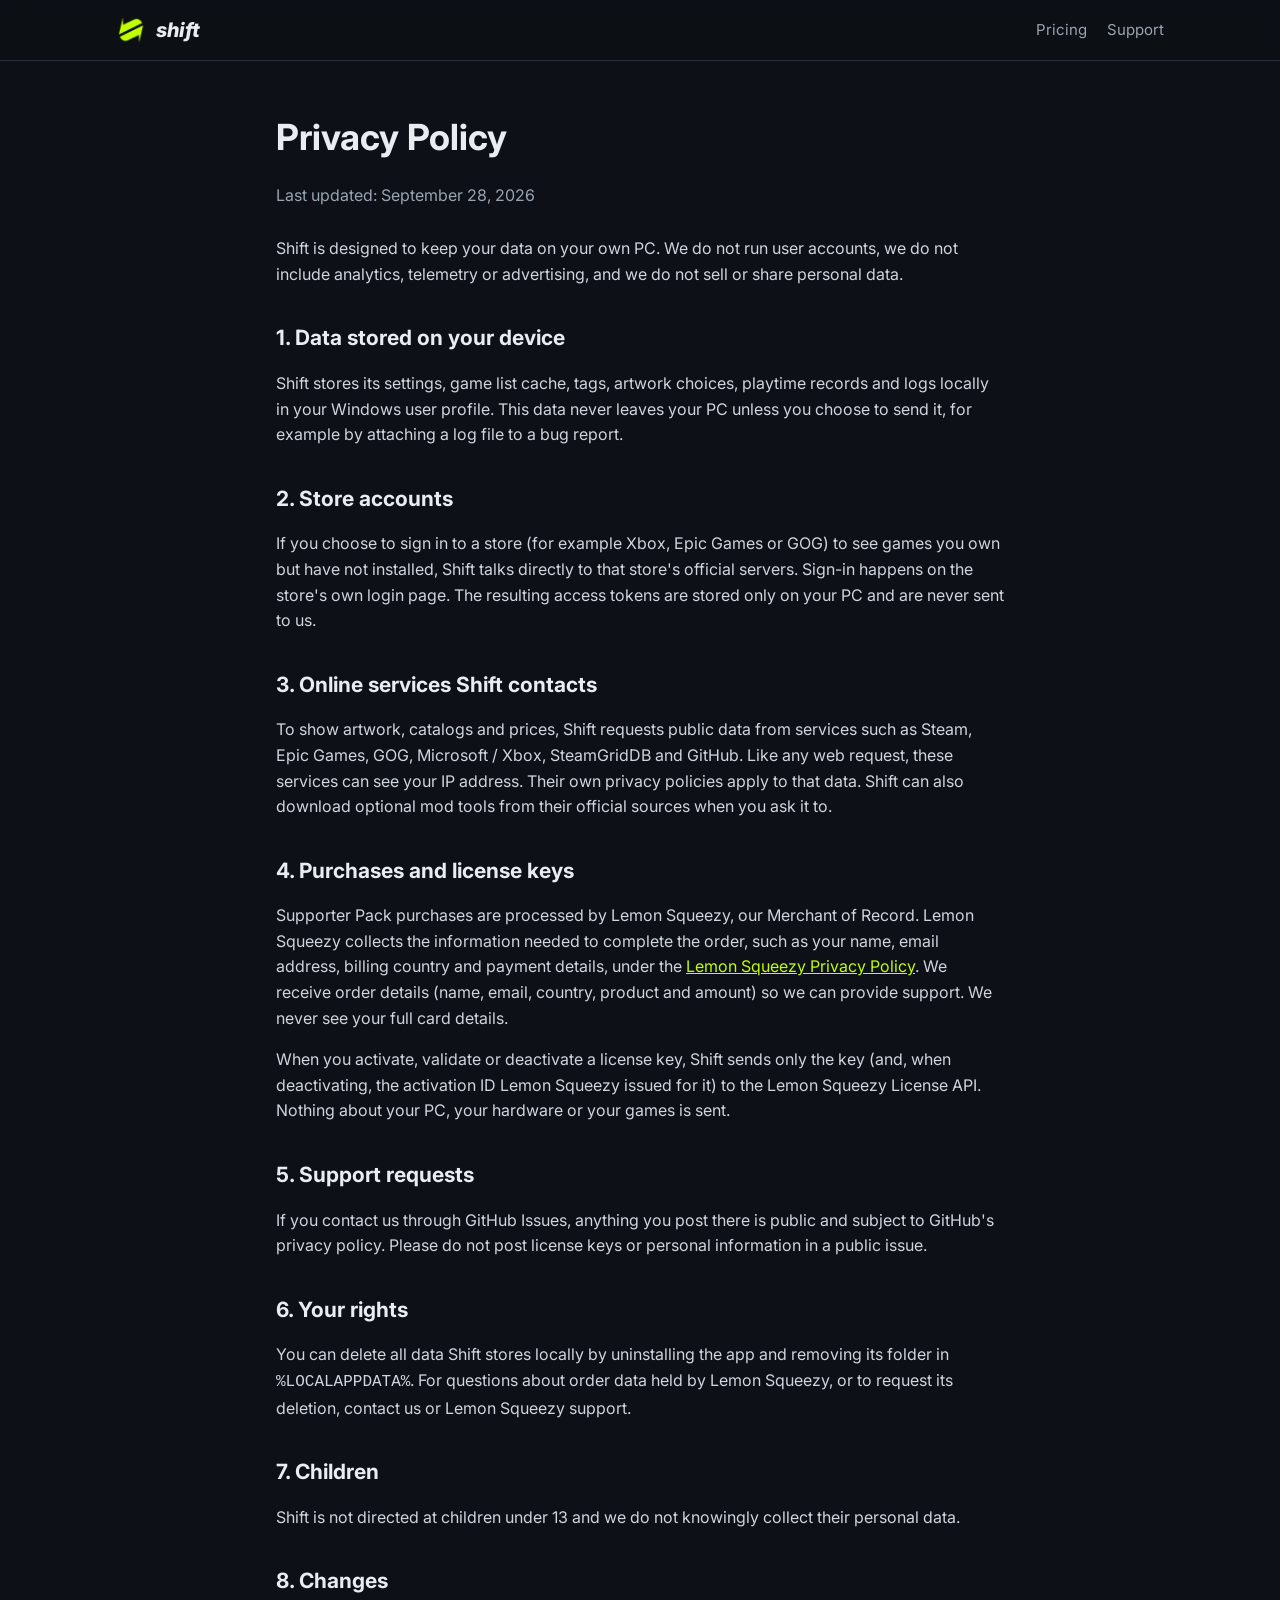
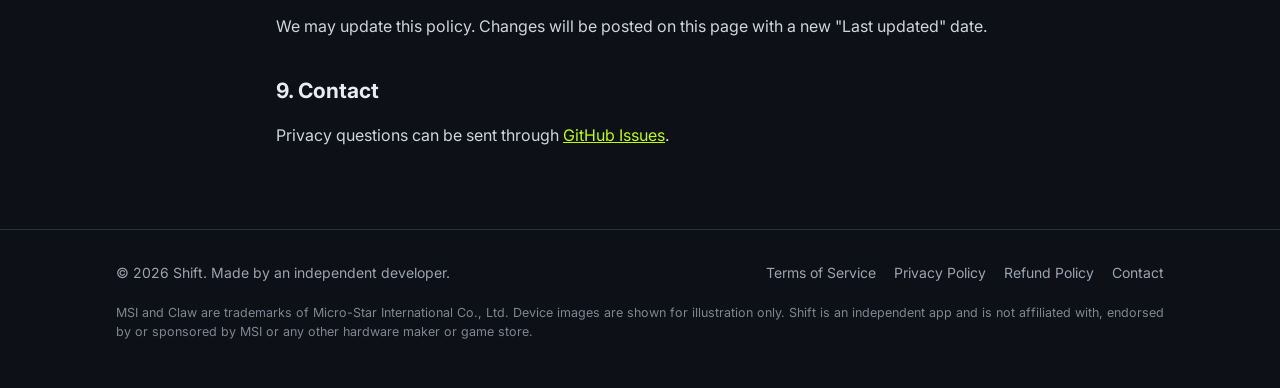
<file: docs/privacy.html>
<!doctype html>
<html lang="en">
<head>
  <meta charset="utf-8">
  <meta name="viewport" content="width=device-width, initial-scale=1">
  <!-- noindex while the store is still under review. Remove this line once sales go live. -->
  <meta name="robots" content="noindex, nofollow">
  <title>Privacy Policy - Shift</title>
  <link rel="icon" href="img/favicon.png">
  <link href="https://fonts.googleapis.com/css2?family=Inter:ital,wght@0,400;0,700;0,800;1,800&display=swap" rel="stylesheet">
  <link rel="stylesheet" href="style.css">
</head>
<body>
<header class="top"><div class="wrap">
  <a class="brand" href="./"><img src="img/favicon.png" alt="">shift</a>
  <nav class="nav"><a href="./#pricing">Pricing</a><a href="https://github.com/red-Geck0/ShiftLauncher-releases/issues">Support</a></nav>
</div></header>

<main class="legal"><div class="wrap">
  <h1>Privacy Policy</h1>
  <p class="updated">Last updated: September 28, 2026</p>

  <p>Shift is designed to keep your data on your own PC. We do not run user accounts, we do not include analytics, telemetry or advertising, and we do not sell or share personal data.</p>

  <h2>1. Data stored on your device</h2>
  <p>Shift stores its settings, game list cache, tags, artwork choices, playtime records and logs locally in your Windows user profile. This data never leaves your PC unless you choose to send it, for example by attaching a log file to a bug report.</p>

  <h2>2. Store accounts</h2>
  <p>If you choose to sign in to a store (for example Xbox, Epic Games or GOG) to see games you own but have not installed, Shift talks directly to that store's official servers. Sign-in happens on the store's own login page. The resulting access tokens are stored only on your PC and are never sent to us.</p>

  <h2>3. Online services Shift contacts</h2>
  <p>To show artwork, catalogs and prices, Shift requests public data from services such as Steam, Epic Games, GOG, Microsoft / Xbox, SteamGridDB and GitHub. Like any web request, these services can see your IP address. Their own privacy policies apply to that data. Shift can also download optional mod tools from their official sources when you ask it to.</p>

  <h2>4. Purchases and license keys</h2>
  <p>Supporter Pack purchases are processed by Lemon Squeezy, our Merchant of Record. Lemon Squeezy collects the information needed to complete the order, such as your name, email address, billing country and payment details, under the <a href="https://www.lemonsqueezy.com/privacy">Lemon Squeezy Privacy Policy</a>. We receive order details (name, email, country, product and amount) so we can provide support. We never see your full card details.</p>
  <p>When you activate, validate or deactivate a license key, Shift sends only the key (and, when deactivating, the activation ID Lemon Squeezy issued for it) to the Lemon Squeezy License API. Nothing about your PC, your hardware or your games is sent.</p>

  <h2>5. Support requests</h2>
  <p>If you contact us through GitHub Issues, anything you post there is public and subject to GitHub's privacy policy. Please do not post license keys or personal information in a public issue.</p>

  <h2>6. Your rights</h2>
  <p>You can delete all data Shift stores locally by uninstalling the app and removing its folder in <code>%LOCALAPPDATA%</code>. For questions about order data held by Lemon Squeezy, or to request its deletion, contact us or Lemon Squeezy support.</p>

  <h2>7. Children</h2>
  <p>Shift is not directed at children under 13 and we do not knowingly collect their personal data.</p>

  <h2>8. Changes</h2>
  <p>We may update this policy. Changes will be posted on this page with a new "Last updated" date.</p>

  <h2>9. Contact</h2>
  <p>Privacy questions can be sent through <a href="https://github.com/red-Geck0/ShiftLauncher-releases/issues">GitHub Issues</a>.</p>
</div></main>

<footer><div class="wrap">
  <span>&copy; 2026 Shift. Made by an independent developer.</span>
  <div class="links"><a href="terms.html">Terms of Service</a><a href="privacy.html">Privacy Policy</a><a href="refund.html">Refund Policy</a><a href="https://github.com/red-Geck0/ShiftLauncher-releases/issues">Contact</a></div>

  <p class="disclaimer">MSI and Claw are trademarks of Micro-Star International Co., Ltd. Device images are shown for illustration only. Shift is an independent app and is not affiliated with, endorsed by or sponsored by MSI or any other hardware maker or game store.</p>
</div></footer>
</body>
</html>
</file>
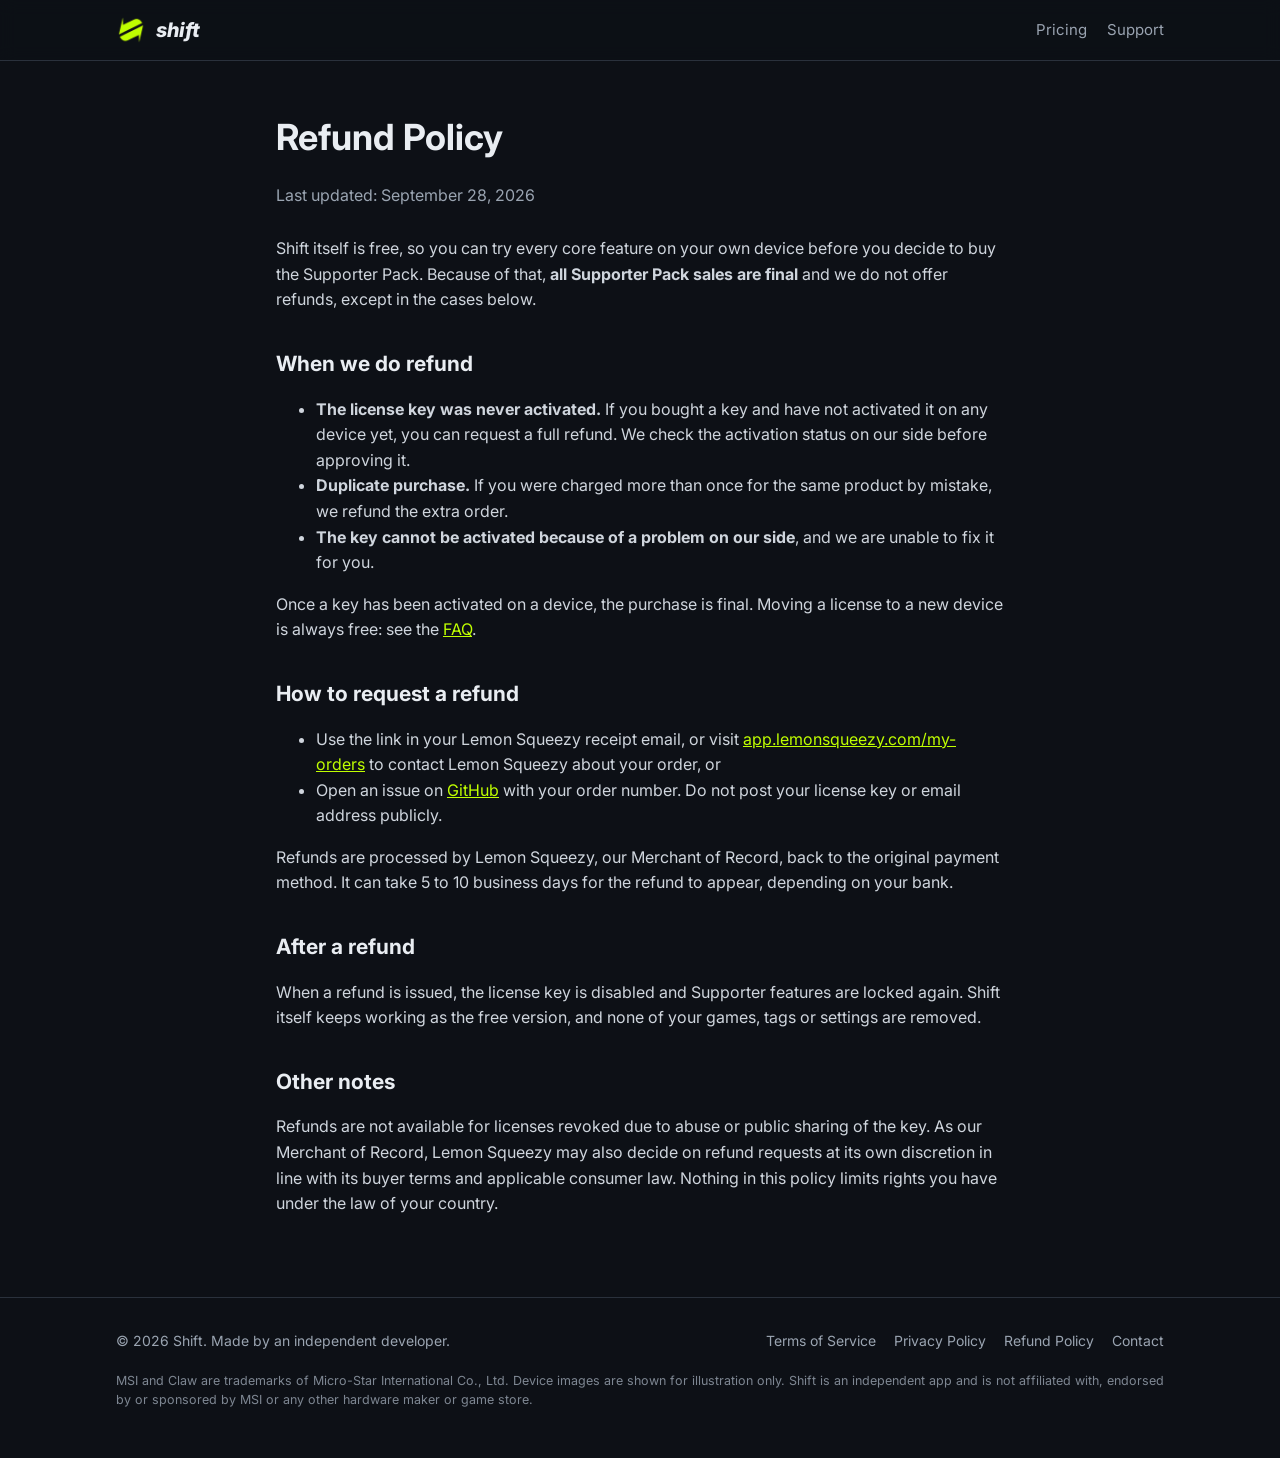
<file: docs/refund.html>
<!doctype html>
<html lang="en">
<head>
  <meta charset="utf-8">
  <meta name="viewport" content="width=device-width, initial-scale=1">
  <!-- noindex while the store is still under review. Remove this line once sales go live. -->
  <meta name="robots" content="noindex, nofollow">
  <title>Refund Policy - Shift</title>
  <link rel="icon" href="img/favicon.png">
  <link href="https://fonts.googleapis.com/css2?family=Inter:ital,wght@0,400;0,700;0,800;1,800&display=swap" rel="stylesheet">
  <link rel="stylesheet" href="style.css">
</head>
<body>
<header class="top"><div class="wrap">
  <a class="brand" href="./"><img src="img/favicon.png" alt="">shift</a>
  <nav class="nav"><a href="./#pricing">Pricing</a><a href="https://github.com/red-Geck0/ShiftLauncher-releases/issues">Support</a></nav>
</div></header>

<main class="legal"><div class="wrap">
  <h1>Refund Policy</h1>
  <p class="updated">Last updated: September 28, 2026</p>

  <p>Shift itself is free, so you can try every core feature on your own device before you decide to buy the Supporter Pack. Because of that, <strong>all Supporter Pack sales are final</strong> and we do not offer refunds, except in the cases below.</p>

  <h2>When we do refund</h2>
  <ul>
    <li><strong>The license key was never activated.</strong> If you bought a key and have not activated it on any device yet, you can request a full refund. We check the activation status on our side before approving it.</li>
    <li><strong>Duplicate purchase.</strong> If you were charged more than once for the same product by mistake, we refund the extra order.</li>
    <li><strong>The key cannot be activated because of a problem on our side</strong>, and we are unable to fix it for you.</li>
  </ul>
  <p>Once a key has been activated on a device, the purchase is final. Moving a license to a new device is always free: see the <a href="./#faq">FAQ</a>.</p>

  <h2>How to request a refund</h2>
  <ul>
    <li>Use the link in your Lemon Squeezy receipt email, or visit <a href="https://app.lemonsqueezy.com/my-orders">app.lemonsqueezy.com/my-orders</a> to contact Lemon Squeezy about your order, or</li>
    <li>Open an issue on <a href="https://github.com/red-Geck0/ShiftLauncher-releases/issues">GitHub</a> with your order number. Do not post your license key or email address publicly.</li>
  </ul>
  <p>Refunds are processed by Lemon Squeezy, our Merchant of Record, back to the original payment method. It can take 5 to 10 business days for the refund to appear, depending on your bank.</p>

  <h2>After a refund</h2>
  <p>When a refund is issued, the license key is disabled and Supporter features are locked again. Shift itself keeps working as the free version, and none of your games, tags or settings are removed.</p>

  <h2>Other notes</h2>
  <p>Refunds are not available for licenses revoked due to abuse or public sharing of the key. As our Merchant of Record, Lemon Squeezy may also decide on refund requests at its own discretion in line with its buyer terms and applicable consumer law. Nothing in this policy limits rights you have under the law of your country.</p>
</div></main>

<footer><div class="wrap">
  <span>&copy; 2026 Shift. Made by an independent developer.</span>
  <div class="links"><a href="terms.html">Terms of Service</a><a href="privacy.html">Privacy Policy</a><a href="refund.html">Refund Policy</a><a href="https://github.com/red-Geck0/ShiftLauncher-releases/issues">Contact</a></div>

  <p class="disclaimer">MSI and Claw are trademarks of Micro-Star International Co., Ltd. Device images are shown for illustration only. Shift is an independent app and is not affiliated with, endorsed by or sponsored by MSI or any other hardware maker or game store.</p>
</div></footer>
</body>
</html>
</file>
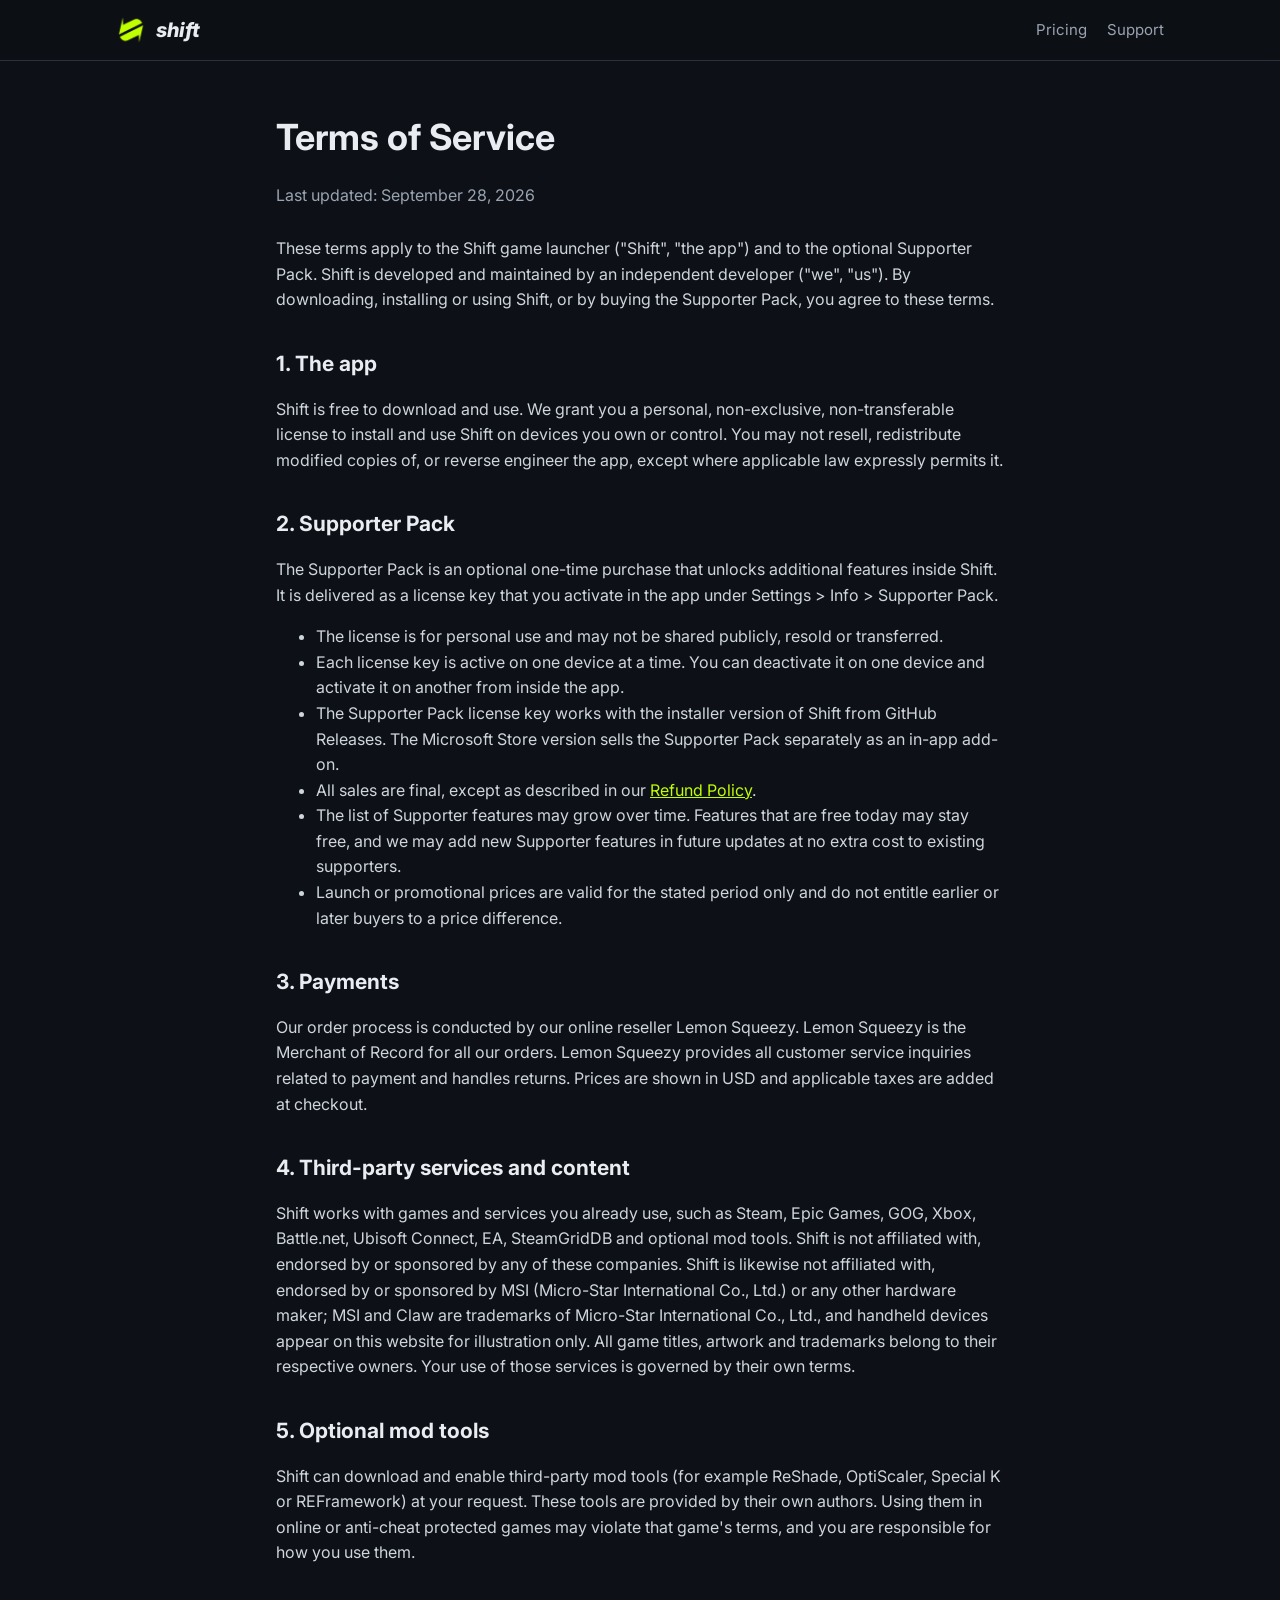
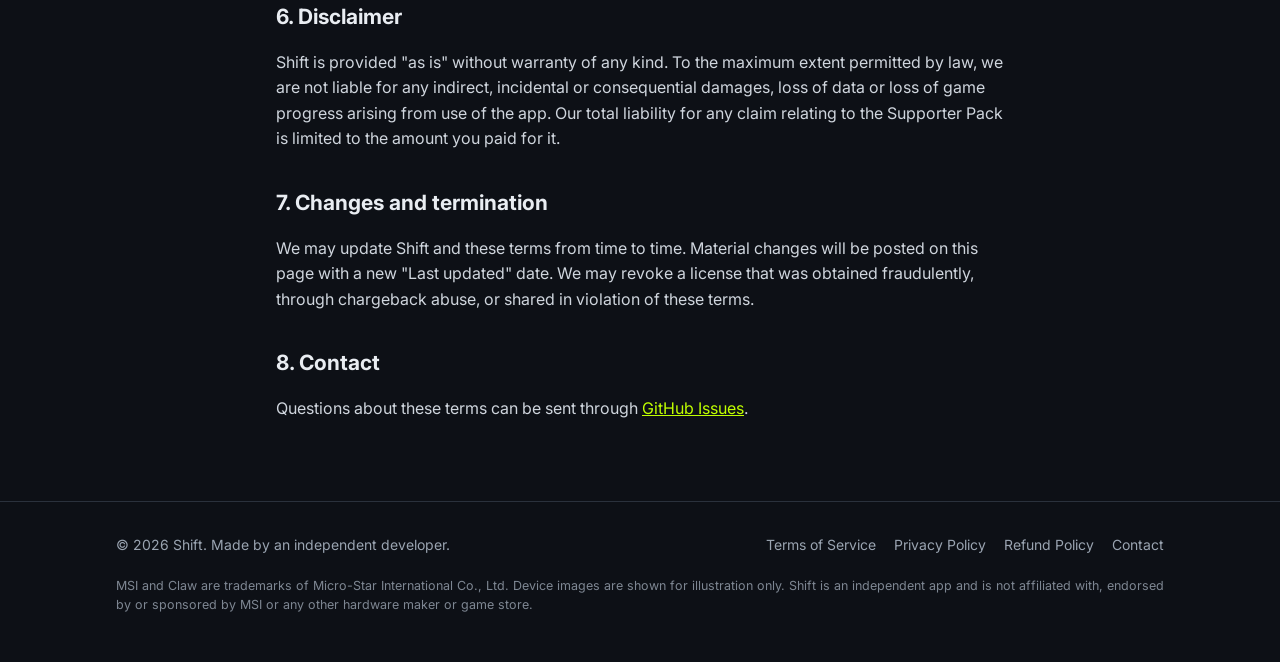
<file: docs/terms.html>
<!doctype html>
<html lang="en">
<head>
  <meta charset="utf-8">
  <meta name="viewport" content="width=device-width, initial-scale=1">
  <!-- noindex while the store is still under review. Remove this line once sales go live. -->
  <meta name="robots" content="noindex, nofollow">
  <title>Terms of Service - Shift</title>
  <link rel="icon" href="img/favicon.png">
  <link href="https://fonts.googleapis.com/css2?family=Inter:ital,wght@0,400;0,700;0,800;1,800&display=swap" rel="stylesheet">
  <link rel="stylesheet" href="style.css">
</head>
<body>
<header class="top"><div class="wrap">
  <a class="brand" href="./"><img src="img/favicon.png" alt="">shift</a>
  <nav class="nav"><a href="./#pricing">Pricing</a><a href="https://github.com/red-Geck0/ShiftLauncher-releases/issues">Support</a></nav>
</div></header>

<main class="legal"><div class="wrap">
  <h1>Terms of Service</h1>
  <p class="updated">Last updated: September 28, 2026</p>

  <p>These terms apply to the Shift game launcher ("Shift", "the app") and to the optional Supporter Pack. Shift is developed and maintained by an independent developer ("we", "us"). By downloading, installing or using Shift, or by buying the Supporter Pack, you agree to these terms.</p>

  <h2>1. The app</h2>
  <p>Shift is free to download and use. We grant you a personal, non-exclusive, non-transferable license to install and use Shift on devices you own or control. You may not resell, redistribute modified copies of, or reverse engineer the app, except where applicable law expressly permits it.</p>

  <h2>2. Supporter Pack</h2>
  <p>The Supporter Pack is an optional one-time purchase that unlocks additional features inside Shift. It is delivered as a license key that you activate in the app under Settings &gt; Info &gt; Supporter Pack.</p>
  <ul>
    <li>The license is for personal use and may not be shared publicly, resold or transferred.</li>
    <li>Each license key is active on one device at a time. You can deactivate it on one device and activate it on another from inside the app.</li>
    <li>The Supporter Pack license key works with the installer version of Shift from GitHub Releases. The Microsoft Store version sells the Supporter Pack separately as an in-app add-on.</li>
    <li>All sales are final, except as described in our <a href="refund.html">Refund Policy</a>.</li>
    <li>The list of Supporter features may grow over time. Features that are free today may stay free, and we may add new Supporter features in future updates at no extra cost to existing supporters.</li>
    <li>Launch or promotional prices are valid for the stated period only and do not entitle earlier or later buyers to a price difference.</li>
  </ul>

  <h2>3. Payments</h2>
  <p>Our order process is conducted by our online reseller Lemon Squeezy. Lemon Squeezy is the Merchant of Record for all our orders. Lemon Squeezy provides all customer service inquiries related to payment and handles returns. Prices are shown in USD and applicable taxes are added at checkout.</p>

  <h2>4. Third-party services and content</h2>
  <p>Shift works with games and services you already use, such as Steam, Epic Games, GOG, Xbox, Battle.net, Ubisoft Connect, EA, SteamGridDB and optional mod tools. Shift is not affiliated with, endorsed by or sponsored by any of these companies. Shift is likewise not affiliated with, endorsed by or sponsored by MSI (Micro-Star International Co., Ltd.) or any other hardware maker; MSI and Claw are trademarks of Micro-Star International Co., Ltd., and handheld devices appear on this website for illustration only. All game titles, artwork and trademarks belong to their respective owners. Your use of those services is governed by their own terms.</p>

  <h2>5. Optional mod tools</h2>
  <p>Shift can download and enable third-party mod tools (for example ReShade, OptiScaler, Special K or REFramework) at your request. These tools are provided by their own authors. Using them in online or anti-cheat protected games may violate that game's terms, and you are responsible for how you use them.</p>

  <h2>6. Disclaimer</h2>
  <p>Shift is provided "as is" without warranty of any kind. To the maximum extent permitted by law, we are not liable for any indirect, incidental or consequential damages, loss of data or loss of game progress arising from use of the app. Our total liability for any claim relating to the Supporter Pack is limited to the amount you paid for it.</p>

  <h2>7. Changes and termination</h2>
  <p>We may update Shift and these terms from time to time. Material changes will be posted on this page with a new "Last updated" date. We may revoke a license that was obtained fraudulently, through chargeback abuse, or shared in violation of these terms.</p>

  <h2>8. Contact</h2>
  <p>Questions about these terms can be sent through <a href="https://github.com/red-Geck0/ShiftLauncher-releases/issues">GitHub Issues</a>.</p>
</div></main>

<footer><div class="wrap">
  <span>&copy; 2026 Shift. Made by an independent developer.</span>
  <div class="links"><a href="terms.html">Terms of Service</a><a href="privacy.html">Privacy Policy</a><a href="refund.html">Refund Policy</a><a href="https://github.com/red-Geck0/ShiftLauncher-releases/issues">Contact</a></div>

  <p class="disclaimer">MSI and Claw are trademarks of Micro-Star International Co., Ltd. Device images are shown for illustration only. Shift is an independent app and is not affiliated with, endorsed by or sponsored by MSI or any other hardware maker or game store.</p>
</div></footer>
</body>
</html>
</file>
<file: docs/style.css>
:root {
  --bg: #0d1016;
  --bg-2: #151a22;
  --card: #1a2029;
  --line: #2a313c;
  --text: #e9edf2;
  --muted: #9aa4b1;
  --accent: #c0ff00;
  --accent-ink: #11160a;
  --radius: 14px;
}

* { box-sizing: border-box; }

html { scroll-behavior: smooth; }

body {
  margin: 0;
  background: var(--bg);
  color: var(--text);
  font-family: "Inter", system-ui, -apple-system, "Segoe UI", sans-serif;
  font-size: 16px;
  line-height: 1.6;
}

a { color: var(--accent); }

img { max-width: 100%; height: auto; display: block; }

.wrap { max-width: 1080px; margin: 0 auto; padding: 0 16px; }

/* Header */
.top {
  position: sticky; top: 0; z-index: 10;
  background: rgba(13, 16, 22, 0.88);
  backdrop-filter: blur(8px);
  border-bottom: 1px solid var(--line);
}
.top .wrap { display: flex; align-items: center; gap: 24px; height: 60px; }
.brand { display: flex; align-items: center; gap: 10px; color: var(--text); text-decoration: none; font-weight: 800; font-size: 20px; font-style: italic; }
.brand img { width: 30px; height: 30px; border-radius: 7px; }
.nav { margin-left: auto; display: flex; gap: 20px; }
.nav a { color: var(--muted); text-decoration: none; font-size: 15px; }
.nav a:hover { color: var(--text); }

/* Buttons */
.btn {
  display: inline-block; padding: 12px 22px; border-radius: 999px;
  font-weight: 700; text-decoration: none; font-size: 16px;
  border: 1px solid var(--line); color: var(--text); background: var(--card);
}
.btn:hover { border-color: var(--muted); }
.btn-primary { background: var(--accent); color: var(--accent-ink); border-color: var(--accent); }
.btn-primary:hover { filter: brightness(1.08); border-color: var(--accent); }

/* Hero */
.hero { padding: 64px 0 56px; }
.hero .wrap { display: flex; flex-direction: column; align-items: center; gap: 44px; }
.hero-copy { text-align: center; max-width: 760px; }
.hero h1 { font-size: clamp(34px, 5vw, 56px); line-height: 1.1; margin: 0 0 18px; letter-spacing: -0.02em; }
.hero h1 em { color: var(--accent); font-style: italic; }
.hero p.lead { font-size: 19px; color: var(--muted); margin: 0 0 28px; }
.hero .cta { display: flex; flex-wrap: wrap; gap: 12px; justify-content: center; }
.store-badge { display: flex; flex-wrap: wrap; align-items: center; justify-content: center; gap: 10px 16px; margin-top: 22px; }
.store-badge img { height: 52px; width: auto; }
/* The device photo is a transparent PNG cut-out; a soft lime glow behind it
   ties it to the brand color without drawing a frame. */
.hero .art { position: relative; isolation: isolate; width: 100%; max-width: 980px; }
.hero .art::before {
  content: ""; position: absolute; inset: 10% 15%; z-index: -1;
  background: radial-gradient(closest-side, rgba(192, 255, 0, 0.16), transparent);
  filter: blur(30px);
}
.hero .art img { width: 100%; height: auto; }
.small { font-size: 14px; color: var(--muted); }

/* Sections */
section { padding: 56px 0; border-top: 1px solid var(--line); }
section h2 { font-size: clamp(26px, 3.4vw, 34px); margin: 0 0 10px; letter-spacing: -0.01em; }
section .sub { color: var(--muted); margin: 0 0 32px; max-width: 680px; }

.grid { display: grid; gap: 18px; grid-template-columns: repeat(3, 1fr); }
.card { background: var(--card); border: 1px solid var(--line); border-radius: var(--radius); padding: 22px; }
.card h3 { margin: 0 0 6px; font-size: 18px; }
.card p { margin: 0; color: var(--muted); font-size: 15px; }

/* Screenshot gallery */
.g-stage { position: relative; border-radius: var(--radius); overflow: hidden; border: 1px solid var(--line); background: #000; aspect-ratio: 16 / 10; }
.g-stage img { width: 100%; height: 100%; object-fit: cover; }
.g-nav {
  position: absolute; top: 50%; transform: translateY(-50%);
  width: 44px; height: 44px; border-radius: 50%; border: 1px solid rgba(255, 255, 255, 0.2);
  background: rgba(13, 16, 22, 0.7); color: var(--text); font-size: 28px; line-height: 1;
  cursor: pointer; display: grid; place-items: center; padding: 0 0 4px;
}
.g-nav:hover { border-color: var(--accent); color: var(--accent); }
.g-prev { left: 12px; }
.g-next { right: 12px; }
.g-caption { color: var(--muted); font-size: 15px; margin: 12px 0 14px; min-height: 1.6em; }
.g-thumbs { display: grid; grid-template-columns: repeat(8, 1fr); gap: 10px; }
.g-thumbs button { padding: 0; border: 2px solid transparent; border-radius: 8px; overflow: hidden; background: none; cursor: pointer; opacity: 0.55; aspect-ratio: 16 / 10; }
.g-thumbs button img { width: 100%; height: 100%; object-fit: cover; }
.g-thumbs button:hover { opacity: 0.85; }
.g-thumbs button.active { border-color: var(--accent); opacity: 1; }

/* Pricing */
.plans { display: grid; gap: 18px; grid-template-columns: 1fr 1fr; align-items: stretch; }
.plan { background: var(--card); border: 1px solid var(--line); border-radius: 18px; padding: 28px; display: flex; flex-direction: column; }
.plan.featured { border-color: var(--accent); box-shadow: 0 0 0 1px var(--accent) inset; }
.plan .name { font-weight: 800; font-size: 20px; display: flex; align-items: center; gap: 10px; }
.plan .tag { font-size: 12px; font-weight: 700; background: var(--accent); color: var(--accent-ink); padding: 2px 10px; border-radius: 999px; }
.price { margin: 14px 0 4px; display: flex; align-items: baseline; gap: 12px; flex-wrap: wrap; }
.price .now { font-size: 44px; font-weight: 800; letter-spacing: -0.02em; }
.price .was { font-size: 22px; color: var(--muted); text-decoration: line-through; }
.plan ul { padding: 0; margin: 18px 0 24px; list-style: none; }
.plan li { padding: 7px 0 7px 28px; position: relative; color: var(--text); font-size: 15px; }
.plan li::before { content: ""; position: absolute; left: 4px; top: 13px; width: 12px; height: 7px; border-left: 2px solid var(--accent); border-bottom: 2px solid var(--accent); transform: rotate(-45deg); }
.plan .btn { margin-top: auto; text-align: center; }

.faq details { background: var(--card); border: 1px solid var(--line); border-radius: var(--radius); padding: 16px 20px; margin-bottom: 12px; }
.faq summary { cursor: pointer; font-weight: 700; }
.faq details p { color: var(--muted); margin: 10px 0 0; }

/* Legal pages */
.legal { padding: 48px 0 64px; }
.legal .wrap { max-width: 760px; }
.legal h1 { font-size: 36px; margin: 0 0 6px; }
.legal h2 { font-size: 21px; margin: 34px 0 8px; }
.legal p, .legal li { color: #cfd5dd; }
.legal .updated { color: var(--muted); margin-bottom: 28px; }

/* Footer */
footer { border-top: 1px solid var(--line); padding: 32px 0 48px; color: var(--muted); font-size: 14px; }
footer .wrap { display: flex; flex-wrap: wrap; gap: 16px 28px; align-items: center; }
footer a { color: var(--muted); text-decoration: none; }
footer a:hover { color: var(--text); }
footer .links { display: flex; flex-wrap: wrap; gap: 18px; margin-left: auto; }

@media (max-width: 820px) {
  .grid { grid-template-columns: 1fr 1fr; }
  .plans { grid-template-columns: 1fr; }
  .g-thumbs { grid-template-columns: repeat(4, 1fr); }
  .g-nav { width: 36px; height: 36px; font-size: 24px; }
  .nav a.hide-sm { display: none; }
}
@media (max-width: 520px) {
  .grid { grid-template-columns: 1fr; }
  .nav { gap: 14px; }
  footer .links { margin-left: 0; }
}
footer .disclaimer { flex-basis: 100%; margin: 4px 0 0; font-size: 12.5px; line-height: 1.5; opacity: 0.8; }
</file>
